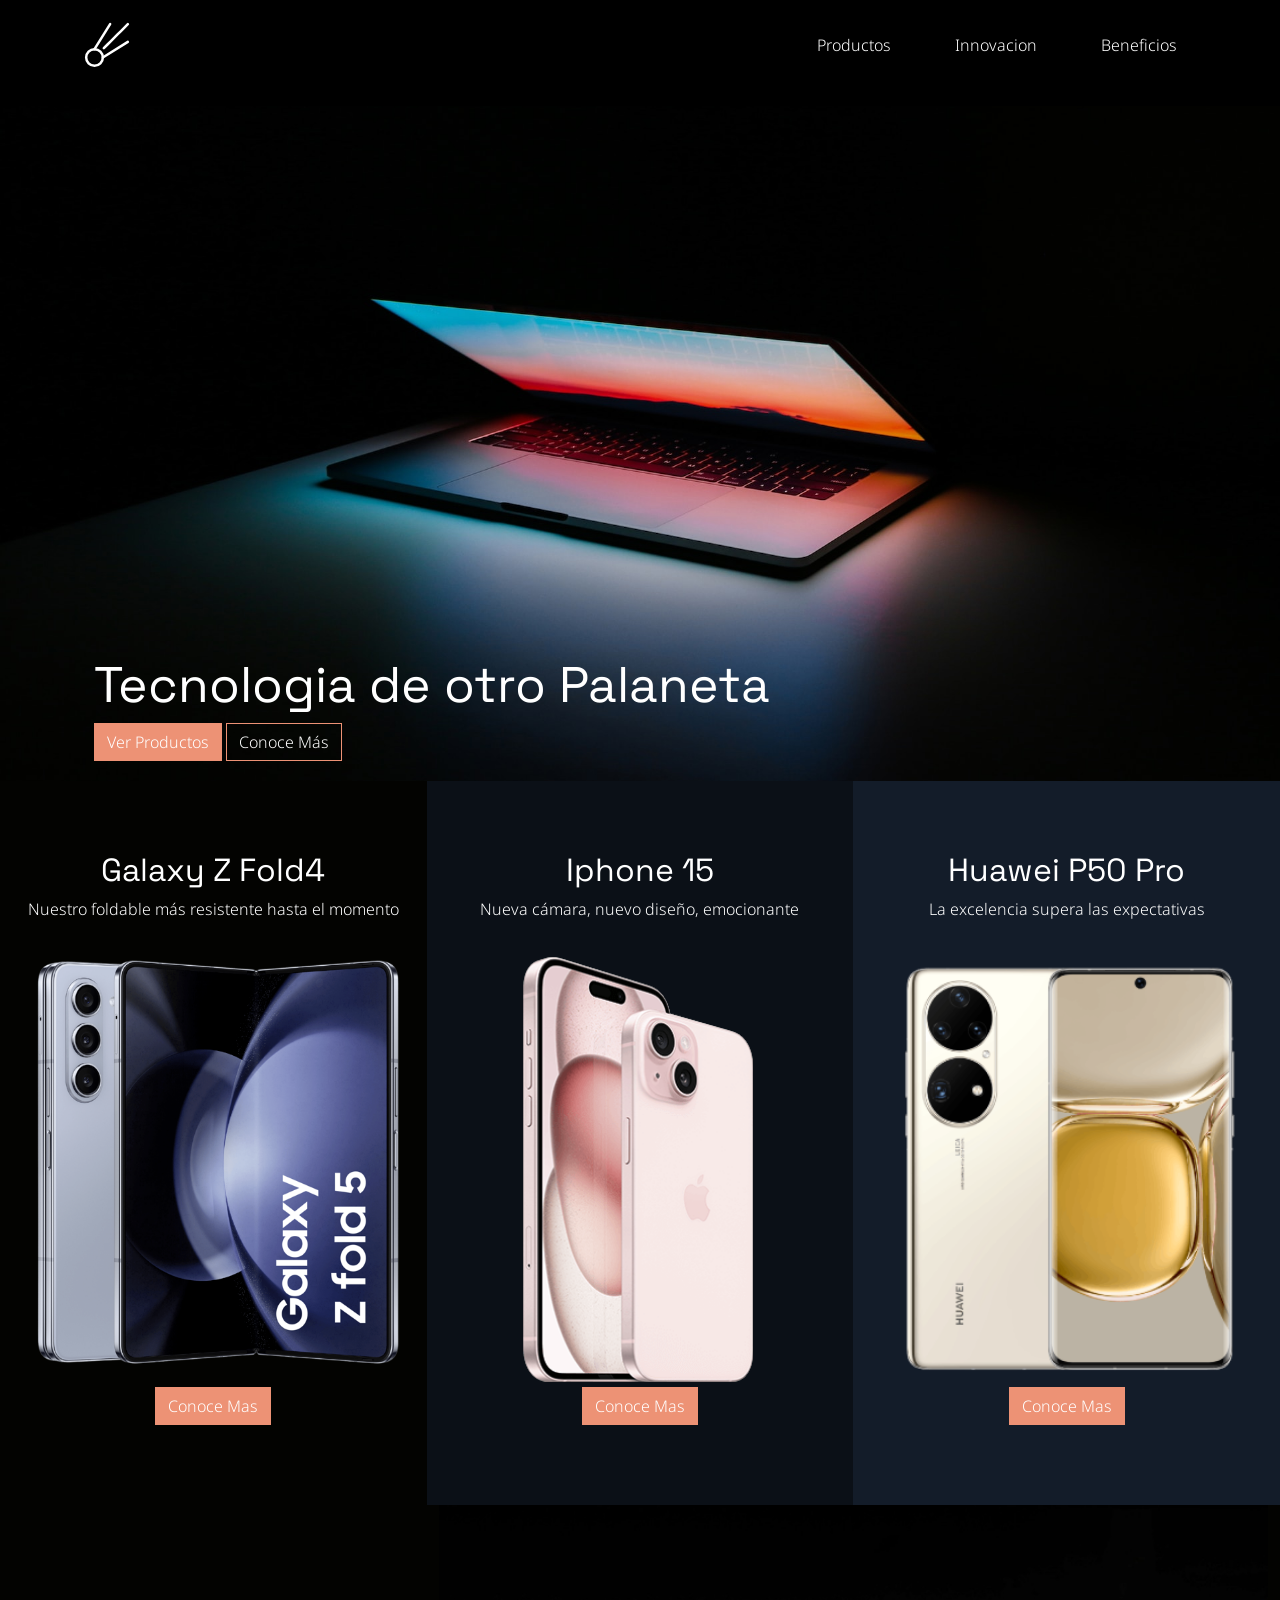
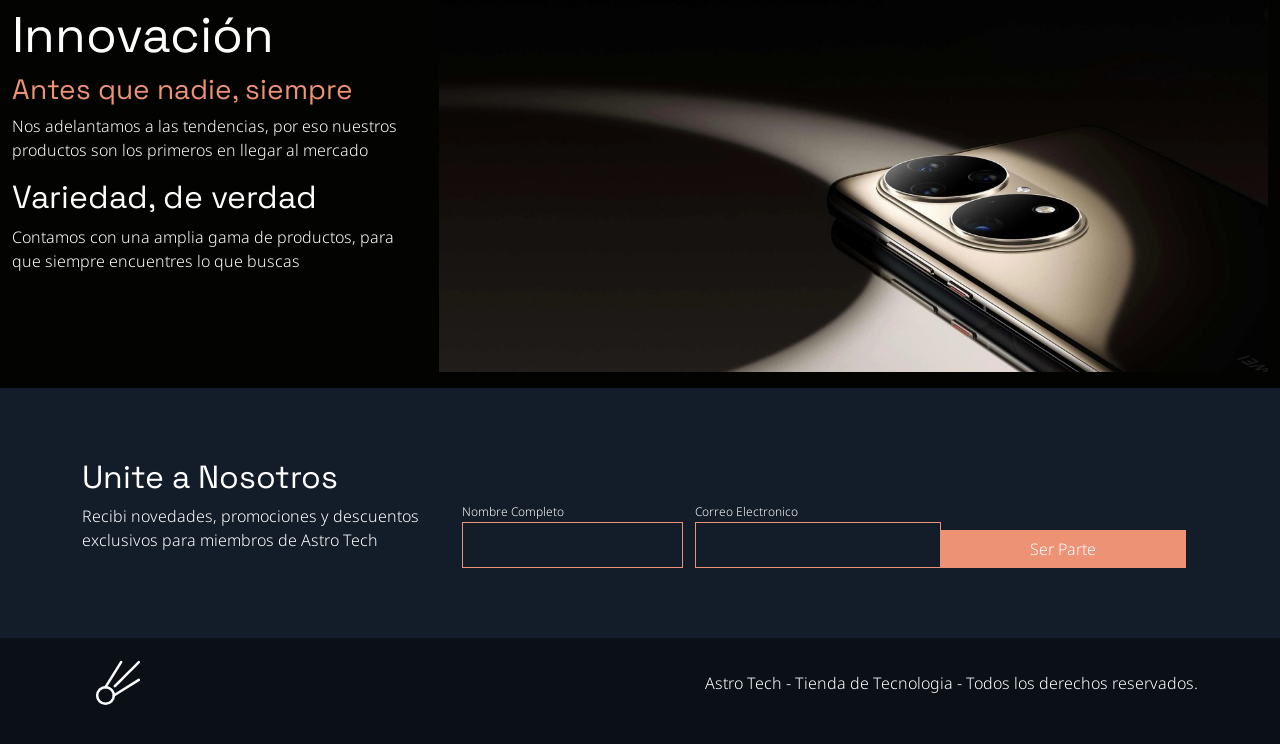
<file: AstroTech/index.html>
<!DOCTYPE html>
<html lang="es">

<head>
    <title>Plantilla inicio - Bootstrap v5.3.2</title>
    <!-- Required meta tags -->
    <meta charset="utf-8">

    <!--Primero el móvil, no tender a hacer zoom, sino levantar a escala natural siempre y cuando haya
       sido pensado como un sitio responsive, y anular el comportamiento de ajustar a los límites del dispositivo
       el contenido, cuando este sobresalga-->
    <meta name="viewport" content="width=device-width, initial-scale=1">
    <meta name="description" content="Pagina de venta de dispositivos tecnologicos">
    <meta name="author" content="Lucas Gopar">

    <!-- CSS -->
    <!--Bootstrap CSS-->
    <link href="css/bootstrap.css" rel="stylesheet" type="text/css" />
    <!--CSS Propio-->
    <link href="css/estilos.css" rel="stylesheet" type="text/css" />

</head>

<body>
    <header>
        <div class="container">
            <div class="
            row justify-content-center 
            justify-content-md-between align-items-md-center">
            <figure class="col-1">
                <img src="img/logo.svg" alt="Logo Tech Store" class="logo">
                </figure>
                <nav class="col-md-10 col-lg-6">
                    <ul class="text-center 
                    list-unstyled 
                    row 
                    justify-content-md-end
                    ">
                        <li class="col-md-2 col-lg-3">
                            <a href="#productos">Productos</a>
                        </li>
                        <li class="col-md-2 col-lg-3">
                            <a href="#innovacion">Innovacion</a>
                        </li>
                        <li class="col-md-2 col-lg-3">
                            <a href="#beneficios">Beneficios</a>
                        </li>
                    </ul>
                </nav>
            </div>
        </div>
    </header>

    
    <section id="banner" class="container-fluid">
        
        <div class="container">
            <div class="container">
                <h1>Tecnologia de otro Palaneta</h1>
                <a href="#productos" class="btn btn-danger">Ver Productos</a>
                <a href="#" class="btn btn-outline-danger">Conoce Más</a>
            </div>
        </div>
    </section>

    <section id="productos" class="container-fluid">
        <div class="row">
            <article class="col-md-6 col-lg-4">
                <h2>Galaxy Z Fold4</h2>
                <p>Nuestro foldable más resistente hasta el momento</p>
                <img src="img/producto-1.png" alt="">
                <a href="#" class="btn btn-danger">Conoce Mas</a>
            </article>
            <article class="col-md-6 col-lg-4">
                <h2>Iphone 15 </h2>
                <p>Nueva cámara, nuevo diseño, emocionante</p>
                <img src="img/producto-2.png" alt="iPhone 15">
                <a href="#" class="btn btn-danger">Conoce Mas</a>
            </article>
            <article class=" col-lg-4 d-md-none d-lg-flex ">
                <h2>Huawei P50 Pro</h2>
                <p>La excelencia supera las expectativas</p>
                <img src="img/producto-3.png" alt="Huawei">
                <a href="#" class="btn btn-danger">Conoce Mas</a>
            </article>
        </div>
    </section>

    <section id="innovacion" class="container-fluid">
        <div class="row align-items-md-center">
            <article class="col-md-6 col-lg-4">
                <h1>Innovación</h1>
                <h3>Antes que nadie, siempre</h3>
                <p>Nos adelantamos a las tendencias, por eso nuestros productos son los primeros en llegar al mercado</p>
                <h2>Variedad, de verdad</h2>
                <p>Contamos con una amplia gama de productos, para que siempre encuentres lo que buscas</p>
            </article>
            <figure class="col-md-6 col-lg-8">
                <img src="img/innovacion.jpeg" alt="Celular de fondo"></figure>
        </div>
    </section>


    <section id="beneficios">
        <div class="container">
            <div class="row">
                <article class="col-md-4">
                    <h2>Unite a Nosotros</h2>
                    <p>Recibi novedades, promociones y descuentos exclusivos para miembros de Astro Tech</p>
                </article>
                <form action="action.php" class="col-md-8 row align-items-lg-end">
                    <div class="col-6 col-lg-4  ">
                        <label for="nombre">Nombre Completo</label>
                        <input type="text" name="nombre" id="nombre" required>
                    </div>
                    <div class="col-6 col-lg-4 px-0">
                        <label for="correo">Correo Electronico</label>
                        <input type="text" name="correo" id="correo" required>
                    </div>
                    <input type="submit" value="Ser Parte" class="col-lg-4 btn btn-danger"> 
                </form>
            </div>
        </div>
    </section>


    <footer>
        <div class="container">
            <div class="row justify-content-center align-items-center justify-content-md-between text-center">
                <figure class="col-md-1">
                    <img src="img/logo.svg" alt="Logo Astro Tech" class="logo">
                </figure>
                <p class="col-md-6 text-md-end">Astro Tech - Tienda de Tecnologia - Todos los derechos reservados.</p>
            </div>
        </div>
    </footer>








    <!-- JavaScript -->
    <script src="js/bootstrap.bundle.js"></script>
</body>

</html>
</file>
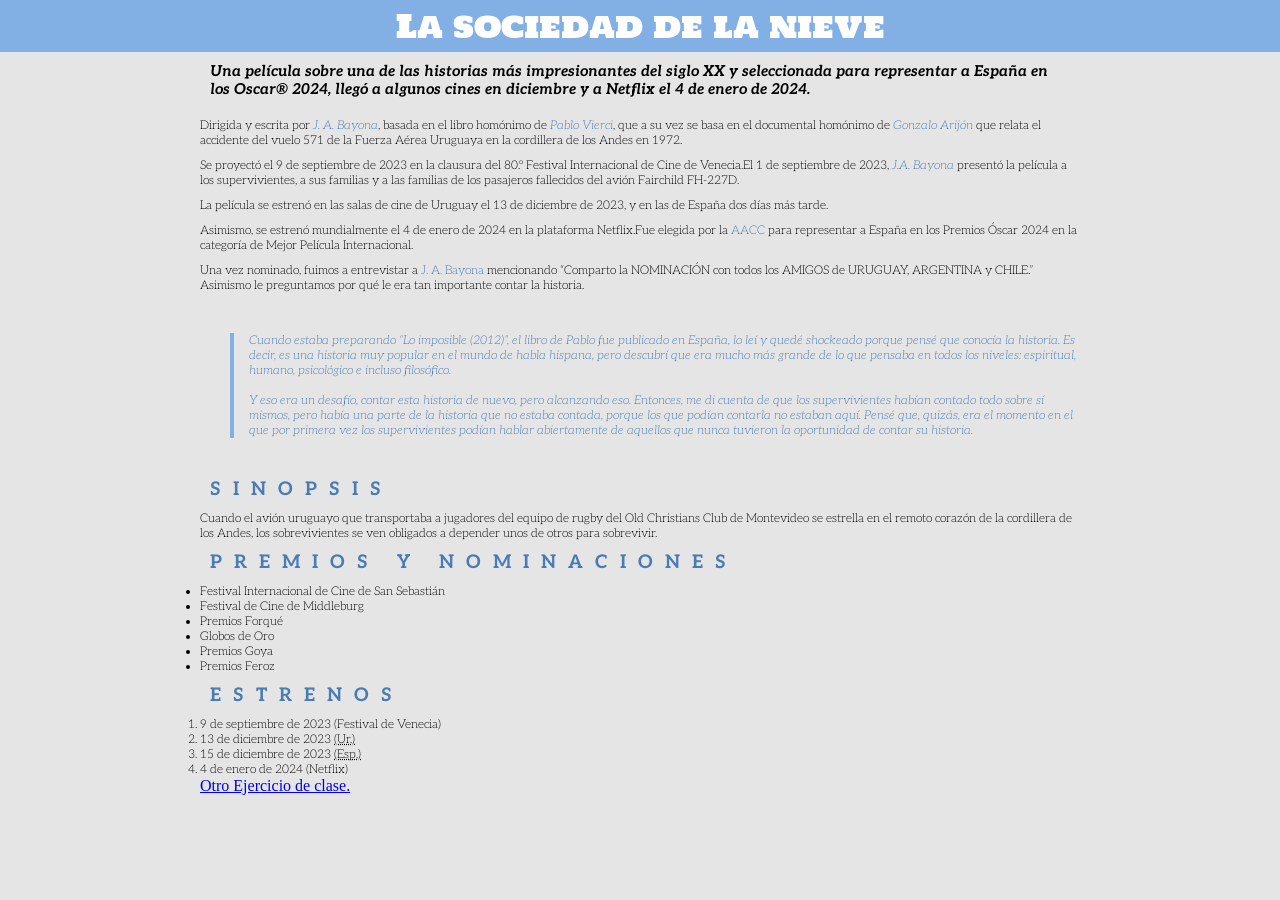
<file: sociedad_de_la_nieve.html>
<!DOCTYPE html>
<html lang="es">
<head>
    <meta charset="UTF-8">
    <meta name="viewport" content="width=device-width, initial-scale=1.0">
    <link rel="stylesheet" href="/css/style.css">

    <link rel="preconnect" href="https://fonts.googleapis.com">
    <link rel="preconnect" href="https://fonts.gstatic.com" crossorigin>
    <link href="https://fonts.googleapis.com/css2?family=Holtwood+One+SC&display=swap" rel="stylesheet">

    <link rel="preconnect" href="https://fonts.googleapis.com">
    <link rel="preconnect" href="https://fonts.gstatic.com" crossorigin>
    <link href="https://fonts.googleapis.com/css2?family=Aleo:ital,wght@0,100..900;1,100..900&family=Holtwood+One+SC&display=swap" rel="stylesheet">
    
    <title>La Sociedad de La Nieve</title>
</head>
<body>
    <h1>
        La sociedad de la nieve
    </h1>

    <main class="contenedor">
        <p class="intro">
            <strong>
                Una película sobre una de las historias más impresionantes del siglo XX y seleccionada para representar a España en los Oscar® 2024, llegó a algunos cines en diciembre y a Netflix el <time>4 de enero de 2024</time>.
            </strong>
        </p>
        <article>
            <p>Dirigida y escrita por <cite class="citas">J. A. Bayona</cite>, basada en el libro homónimo de <cite class="citas">Pablo Vierci</cite>, que a su vez se basa en el documental homónimo de <cite class="citas">Gonzalo Arijón</cite> que relata el accidente del vuelo 571 de la Fuerza Aérea Uruguaya en la cordillera de los Andes en 1972.</p>
            
            <p>Se proyectó el 9 de septiembre de 2023  en la clausura del 80.º Festival Internacional de Cine de Venecia.​El 1 de septiembre de 2023, <cite class="citas">J.A. Bayona</cite> presentó la película a los supervivientes, a sus familias y a las familias de los pasajeros fallecidos del avión Fairchild FH-227D.</p>
            <p>
                La película se estrenó en las salas de cine de Uruguay el 13 de diciembre de 2023, y en las de España dos días más tarde.
            </p>
            <p>Asimismo, se estrenó mundialmente el 4 de enero de 2024 en la plataforma Netflix.​Fue elegida por la<abbr class="citas" title="Academia de las Artes y Ciencias Cinematograficas"> AACC </abbr>para representar a España en los Premios Óscar 2024 en la categoría de Mejor Película Internacional.</p>
            <p>Una vez nominado, fuimos a entrevistar a <cites class="citas">J. A. Bayona</cites> mencionando  <q class="cites">Comparto la NOMINACIÓN con todos los AMIGOS de URUGUAY, ARGENTINA y CHILE.</q>   Asimismo le preguntamos por qué le era tan importante contar la historia.</p>
        </article>

        <blockquote>
            <p class="citas">Cuando estaba preparando <q>Lo imposible (2012)</q>, el libro de Pablo fue publicado en España, lo leí y quedé shockeado porque pensé que conocía la historia.  
            Es decir, es una historia muy popular en el mundo de habla hispana, pero descubrí que era mucho más grande de lo que pensaba en todos los niveles: espiritual, humano, psicológico e incluso filosófico. <br>
            <br>
             Y eso era un desafío, contar esta historia de nuevo, pero alcanzando eso. Entonces, me di cuenta de que los supervivientes habían contado todo sobre sí mismos, pero había una parte de la historia que no estaba contada, porque los que podían contarla no estaban aquí. Pensé que, quizás, era el momento en el que por primera vez los supervivientes podían hablar abiertamente de aquellos que nunca tuvieron la oportunidad de contar su historia.</p>
        </blockquote>

        <h3>SINOPSIS</h3>
        <p>Cuando el avión uruguayo que transportaba a jugadores del equipo de rugby del Old Christians Club de Montevideo se estrella en el remoto corazón de la cordillera de los Andes, los sobrevivientes se ven obligados a depender unos de otros para sobrevivir.</p>
        
           <h3>PREMIOS Y NOMINACIONES</h3>
        <ul>
            <li>Festival Internacional de Cine de San Sebastián</li>
            <li>Festival de Cine de Middleburg</li>
            <li>Premios Forqué</li>
            <li>Globos de Oro</li>
            <li>Premios Goya</li>
            <li>Premios Feroz</li>
        </ul>
        
        
         <h3>ESTRENOS</h3>
           <ol>
            <li><time>9 de septiembre de 2023</time> (Festival de Venecia)</li>
            <li><time>13 de diciembre de 2023</time> <abbr title="Uruguay">(Ur.)</abbr></li>
            <li><time>15 de diciembre de 2023 </time><abbr title="España">(Esp.)</abbr></li>
            <li><time>4 de enero de 2024</time> (Netflix)</li>
           </ol>

           <a href="/Ejercicio Clase3/ejercicio.html"> Otro Ejercicio de clase.</a>
    </main>
     
</body>
</html>
</file>
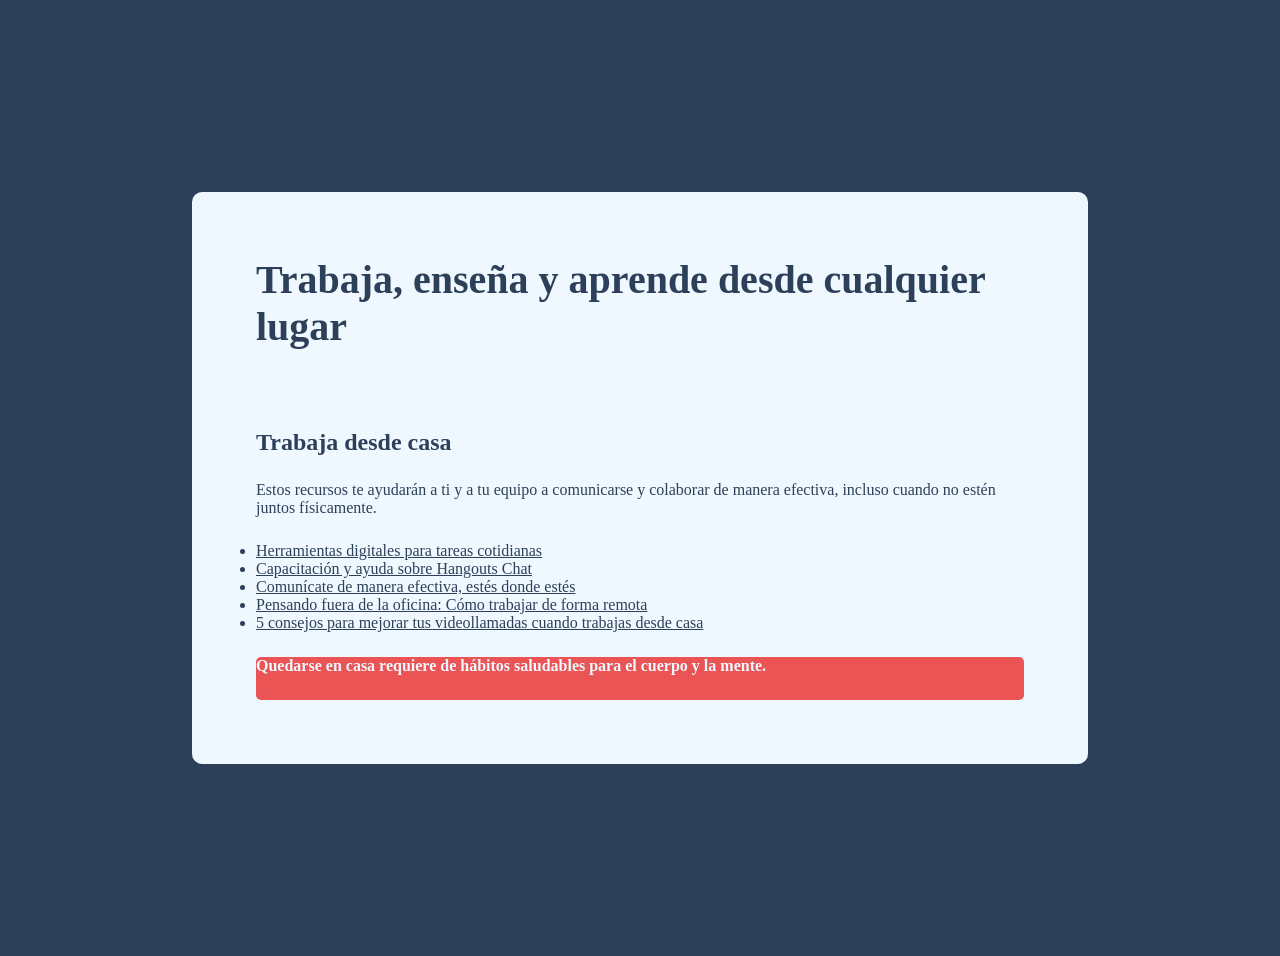
<file: Ejercicio Clase3/ejercicio.html>
<!DOCTYPE html>
<html lang="es">
  <head>
    <meta charset="UTF-8" />
    <meta name="viewport" content="width=device-width, initial-scale=1.0" />
    <link rel="stylesheet" href="style.css" />
    <title>Ejercicio Practica html y css</title>
  </head>
  <body>
    <main class="contenedor">
      <h1>Trabaja, enseña y aprende desde cualquier lugar</h1>

      <p>
        <strong>
          En el entorno actual, más empleados, profesores y estudiantes están
          trabajando de manera remota. Con el objetivo de ayudar, reunimos
          algunas herramientas y recursos gratuitos que puedes usar para
          mantenerte conectado y productivo.
        </strong>
      </p>

      <h2>Trabaja desde casa</h2>

      <p>
        Estos recursos te ayudarán a ti y a tu equipo a comunicarse y colaborar
        de manera efectiva, incluso cuando no estén juntos físicamente.
      </p>

      <ul>
        <li>Herramientas digitales para tareas cotidianas</li>
        <li>Capacitación y ayuda sobre Hangouts Chat</li>
        <li>Comunícate de manera efectiva, estés donde estés</li>
        <li>Pensando fuera de la oficina: Cómo trabajar de forma remota</li>
        <li>
          5 consejos para mejorar tus videollamadas cuando trabajas desde casa
        </li>
      </ul>

      <p class="destacado">
        <strong>
          Quedarse en casa requiere de hábitos saludables para el cuerpo y la
          mente.
        </strong>
      </p>
    </main>
  </body>
</html>
</file>
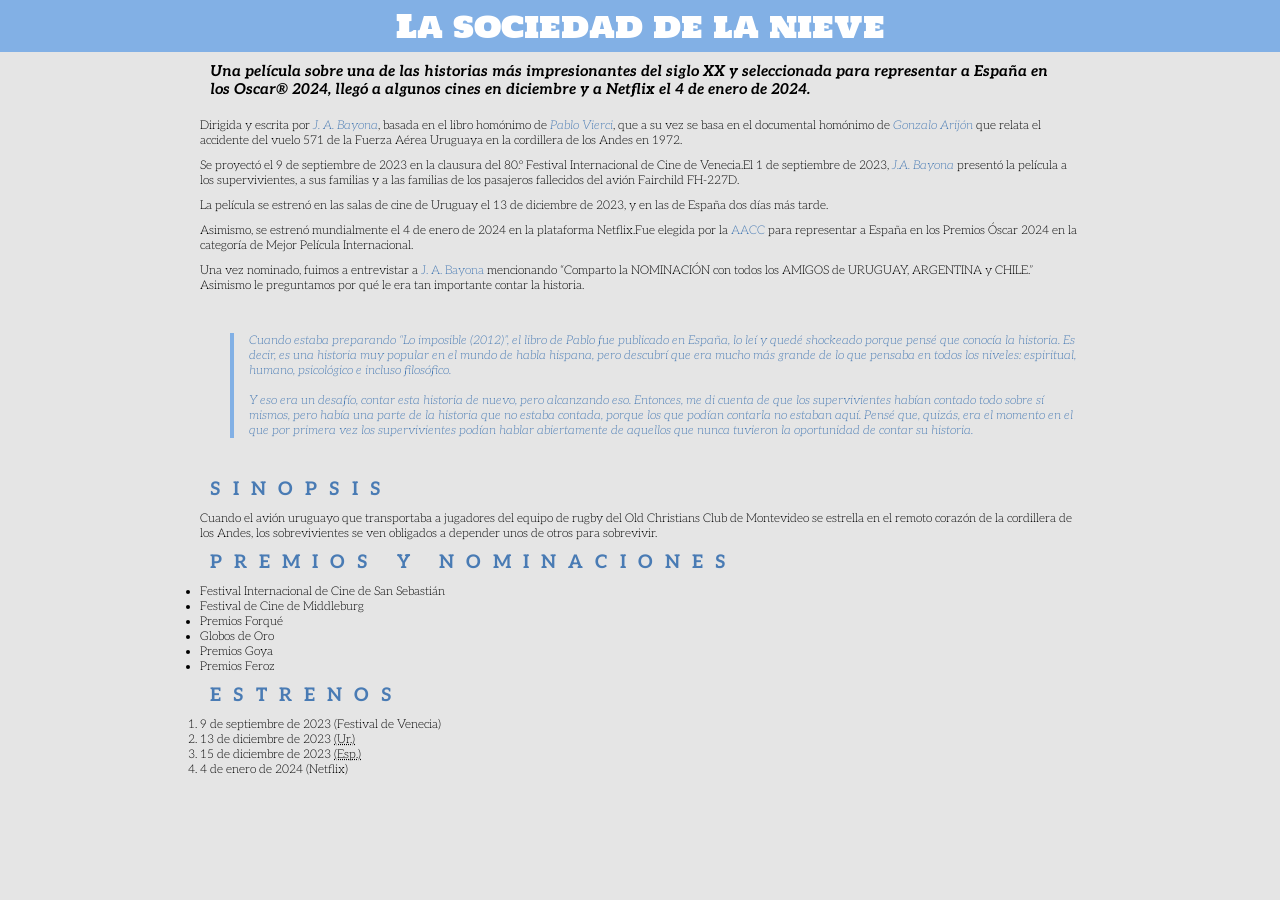
<file: AstroTech/diw/sociedad_de_la_nieve.html>
<!DOCTYPE html>
<html lang="es">
<head>
    <meta charset="UTF-8">
    <meta name="viewport" content="width=device-width, initial-scale=1.0">
    <link rel="stylesheet" href="/css/style.css">

    <link rel="preconnect" href="https://fonts.googleapis.com">
    <link rel="preconnect" href="https://fonts.gstatic.com" crossorigin>
    <link href="https://fonts.googleapis.com/css2?family=Holtwood+One+SC&display=swap" rel="stylesheet">

    <link rel="preconnect" href="https://fonts.googleapis.com">
    <link rel="preconnect" href="https://fonts.gstatic.com" crossorigin>
    <link href="https://fonts.googleapis.com/css2?family=Aleo:ital,wght@0,100..900;1,100..900&family=Holtwood+One+SC&display=swap" rel="stylesheet">
    
    <title>La Sociedad de La Nieve</title>
</head>
<body>
    <h1>
        La sociedad de la nieve
    </h1>

    <main class="contenedor">
        <p class="intro">
            <strong>
                Una película sobre una de las historias más impresionantes del siglo XX y seleccionada para representar a España en los Oscar® 2024, llegó a algunos cines en diciembre y a Netflix el <time>4 de enero de 2024</time>.
            </strong>
        </p>
        <article>
            <p>Dirigida y escrita por <cite class="citas">J. A. Bayona</cite>, basada en el libro homónimo de <cite class="citas">Pablo Vierci</cite>, que a su vez se basa en el documental homónimo de <cite class="citas">Gonzalo Arijón</cite> que relata el accidente del vuelo 571 de la Fuerza Aérea Uruguaya en la cordillera de los Andes en 1972.</p>
            
            <p>Se proyectó el 9 de septiembre de 2023  en la clausura del 80.º Festival Internacional de Cine de Venecia.​El 1 de septiembre de 2023, <cite class="citas">J.A. Bayona</cite> presentó la película a los supervivientes, a sus familias y a las familias de los pasajeros fallecidos del avión Fairchild FH-227D.</p>
            <p>
                La película se estrenó en las salas de cine de Uruguay el 13 de diciembre de 2023, y en las de España dos días más tarde.
            </p>
            <p>Asimismo, se estrenó mundialmente el 4 de enero de 2024 en la plataforma Netflix.​Fue elegida por la<abbr class="citas" title="Academia de las Artes y Ciencias Cinematograficas"> AACC </abbr>para representar a España en los Premios Óscar 2024 en la categoría de Mejor Película Internacional.</p>
            <p>Una vez nominado, fuimos a entrevistar a <cites class="citas">J. A. Bayona</cites> mencionando  <q class="cites">Comparto la NOMINACIÓN con todos los AMIGOS de URUGUAY, ARGENTINA y CHILE.</q>   Asimismo le preguntamos por qué le era tan importante contar la historia.</p>
        </article>

        <blockquote>
            <p class="citas">Cuando estaba preparando <q>Lo imposible (2012)</q>, el libro de Pablo fue publicado en España, lo leí y quedé shockeado porque pensé que conocía la historia.  
            Es decir, es una historia muy popular en el mundo de habla hispana, pero descubrí que era mucho más grande de lo que pensaba en todos los niveles: espiritual, humano, psicológico e incluso filosófico. <br>
            <br>
             Y eso era un desafío, contar esta historia de nuevo, pero alcanzando eso. Entonces, me di cuenta de que los supervivientes habían contado todo sobre sí mismos, pero había una parte de la historia que no estaba contada, porque los que podían contarla no estaban aquí. Pensé que, quizás, era el momento en el que por primera vez los supervivientes podían hablar abiertamente de aquellos que nunca tuvieron la oportunidad de contar su historia.</p>
        </blockquote>

        <h3>SINOPSIS</h3>
        <p>Cuando el avión uruguayo que transportaba a jugadores del equipo de rugby del Old Christians Club de Montevideo se estrella en el remoto corazón de la cordillera de los Andes, los sobrevivientes se ven obligados a depender unos de otros para sobrevivir.</p>
        
           <h3>PREMIOS Y NOMINACIONES</h3>
        <ul>
            <li>Festival Internacional de Cine de San Sebastián</li>
            <li>Festival de Cine de Middleburg</li>
            <li>Premios Forqué</li>
            <li>Globos de Oro</li>
            <li>Premios Goya</li>
            <li>Premios Feroz</li>
        </ul>
        
        
         <h3>ESTRENOS</h3>
           <ol>
            <li><time>9 de septiembre de 2023</time> (Festival de Venecia)</li>
            <li><time>13 de diciembre de 2023</time> <abbr title="Uruguay">(Ur.)</abbr></li>
            <li><time>15 de diciembre de 2023 </time><abbr title="España">(Esp.)</abbr></li>
            <li><time>4 de enero de 2024</time> (Netflix)</li>
           </ol>
    </main>
     
</body>
</html>
</file>
<file: AstroTech/css/estilos.css>
:root{
  --naranja: #ed9275;
  --naranja-oscuro:#935a49;
  --fondo-oscuro:#030301;
  --fondo_medio:#0b1017;
  --fondo_claro:#131c29; 
}

@font-face {
  font-family: "Space Grotesk";
  src: url("../fonts/SpaceGrotesk-Regular.ttf");
  font-weight: normal;
}

@font-face {
  font-family: "Noto Sans";
  src: url("../fonts/NotoSans-Light.ttf");
  font-weight: normal;
}
body{
  font-family: "Noto Sans", sans-serif;
  color:white;
}

h1,h2,h3{
  font-family: "Space Grotesk", sans-serif;
}
h1{
  font-size: 50px;
}
label{
  font-size: 12px;
}

.btn.btn-danger{
  background-color: var(--naranja);
  border-radius: 0;
  border-color: var(--naranja);
}
.btn.btn-outline-danger{
  color: var(--naranja);
  border-color: var(--naranja);
  border-radius: 0;
  color: white;
}
btn.btn-outline-danger:hover{
  background-color: var(--naranja-oscuro);
  color: white;
   
  }
  .btn.btn-danger:hover{
    background-color: var(--naranja-oscuro);
    border-color: var(--naranja-oscuro);
    border-radius: 0;
    color: white;
  }


header{
  background-color: black;
  padding: 20px 0;
  
}
nav ul li a:hover{
  border-left: 1px solid var(--naranja);
  padding: 5px;
  color: var(--naranja);
  
}
nav ul li a{
  color: white;
  text-decoration: none;
  border-left: 1px solid var(transparent);
}
.logo{
  height: 50px;
}

img {
  max-width: 100%;
}

#banner{
  background-image: url("../img/computadora.jpg");
  background-position: center;
  background-size: cover;
  height: 75vh;
  display: flex;
  align-items: end;
  color: white; 
  padding: 20px 0;  
}





#productos article{
border-bottom: 10px solid transparent;
display: flex;
flex-direction: column;
align-items: center;
padding: 70px 0; 
}
#productos article img{
  height: 450px;
  
}
 
#productos article:hover{
  border-color: var(--naranja);
  color: var(--naranja);
}
#productos article:hover h3{
  border-color: var(--naranja);
}
#productos article:nth-child(1){
background-color: var(--fondo-oscuro);
}
#productos article:nth-child(2){
  background-color: var(--fondo_medio);
  
}
#productos article:nth-child(3){
  background-color: var(--fondo_claro);
  
}
#productos {
  color: white;
}

#innovacion{
  background-color: var(--fondo-oscuro);
  color: white;
}
#innovacion h3{
  color: var(--naranja);
 }




 #beneficios{
  background-color: var(--fondo_claro);
  color: white;
  padding: 20px;
  padding: 70px 0;
   
 }

input{
  border: 1px solid var(--naranja);
  width: 100%;
  background-color: transparent;
  padding: 10px;
}
input[type="submit"]{
  background-color: var(--naranja);
  color: white;
  border: 1px solid var(--naranja);
}

footer{
  background-color: var(--fondo_medio);
  padding: 20px 0;
}
</file>
<file: css/style.css>
*{
    padding: 0;
    margin: 0;
}
body{
    background-color:#E5E5E5 ;
}
main{
    padding-bottom: 40px;
}

h1{
    font-family: "Holtwood One SC", serif;
    font-weight: 400;
    font-style: normal;
    text-align: center;
    color: #ffffff ;
    background-color:  #82b0e5;
}
.intro{
    margin: 10px;
    padding-bottom: 10px;
    font-style: italic;
    font-family: "Aleo", serif;
    font-size: 15px ;
}
.contenedor{
     margin-left: 200px;
    margin-right: 200px;
}



.citas{
    color: #497bb4;
    text-decoration: none;
}

blockquote p{
    font-style: italic;
    color: #497bb4;
    padding-left: 15px;
    border-left: 4px solid ;
    border-color: #82b0e5;


}
article p{
    padding-top: 10;
    padding-bottom: 10px;
}
blockquote{

    margin-left: 30px;
    margin-top: 30px;
    margin-bottom: 30px;
}

/* TEXTOS Y LISTAS */
p,
li {
    font-family: Aleo;
    font-weight: 250;
    font-size:12px;
}

h3{
    padding: 10px;
    letter-spacing: 12px;
    font-family: "Aleo", serif;
    color: #497bb4;
    font-style: normal;
}
</file>
<file: Ejercicio Clase3/style.css>
*{
    margin: 0;
    padding: 0;
}
.contenedor {
    margin: 15%;
    background-color: aliceblue;
    text-align: start;
    border-radius: 10px;
    padding: 5%;

}
body {
    background-color: #2d4059;
}

h1,
h2,
p,
li{
    color: #2d4059
}

h1{
    font-size: 40px;
    
}

h2,
p,
ul{
    padding-bottom: 25px;
}

p strong{
    color: aliceblue;
}

p.destacado{
    background-color: #ea5455;
    border-radius: 5px;
}

li{
    text-decoration:underline;
    
}
</file>
